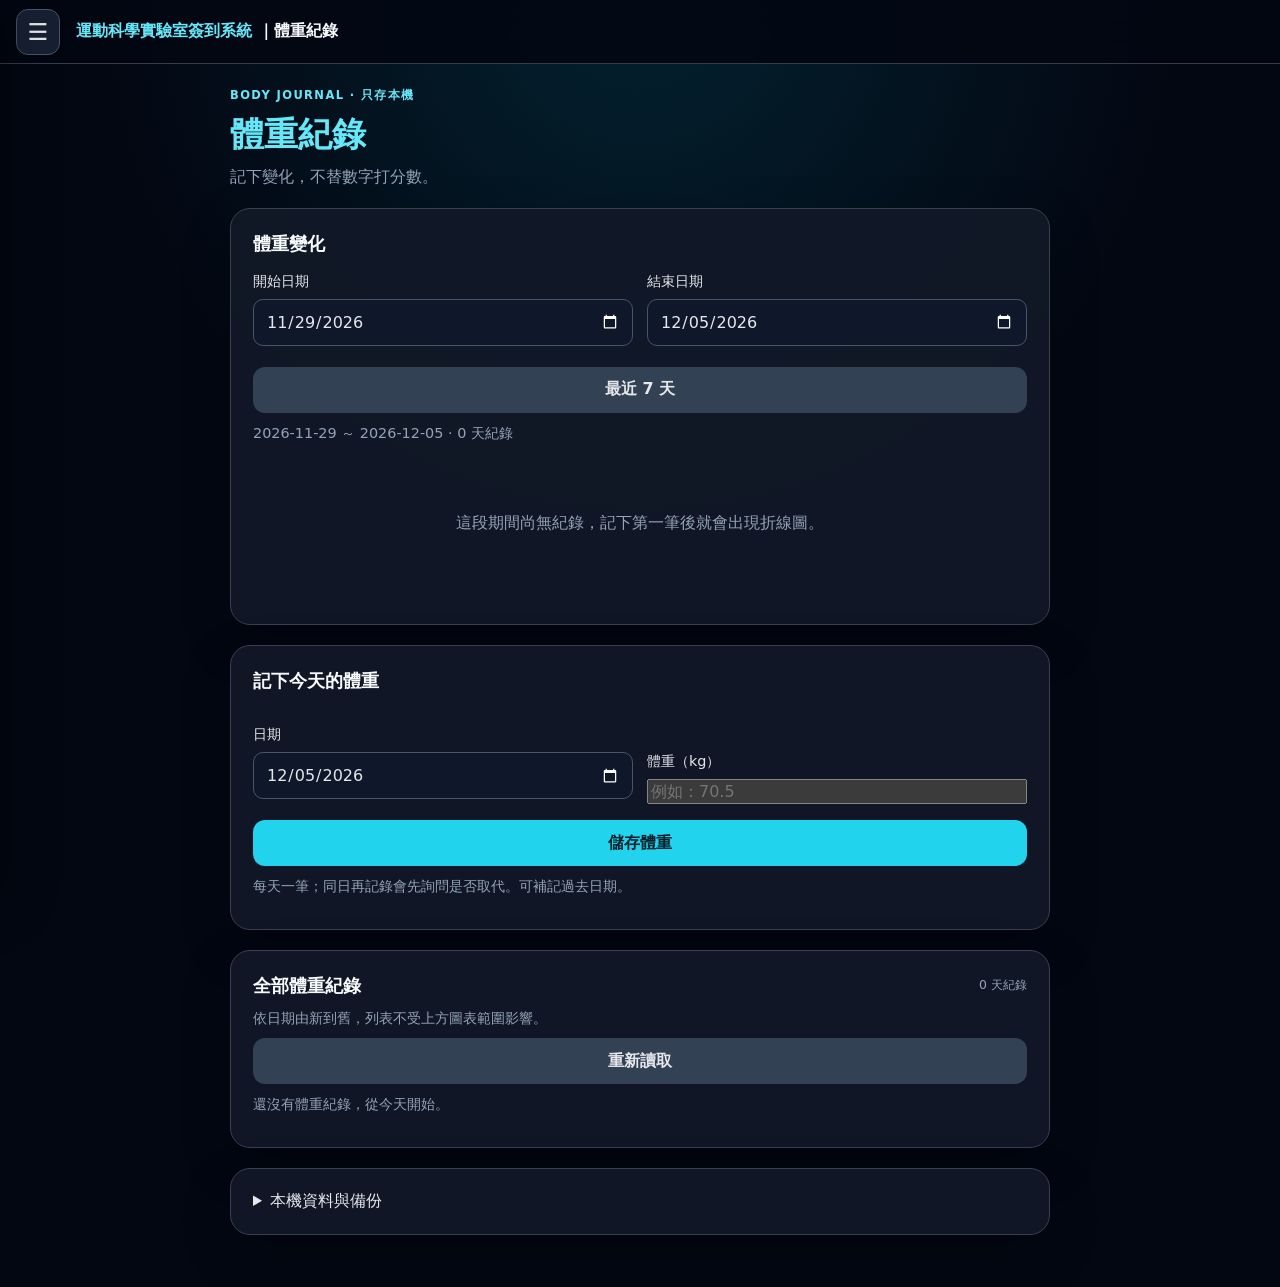
<file: bodyweight.html>
<!DOCTYPE html>
<html lang="zh-Hant"
  ><head
    ><meta charset="UTF-8" /><meta
      name="viewport"
      content="width=device-width, initial-scale=1.0"
    /><title>體重紀錄｜運動科學實驗室簽到系統</title
    ><link rel="stylesheet" href="./assets/styles.css" /><script
      type="module"
      src="./assets/pages/bodyweight.js"
    ></script> </head
  ><body data-page="bodyweight" data-title="體重紀錄"
    ><main class="page-container fitness-page"
      ><div class="page-heading"
        ><span class="training-eyebrow">BODY JOURNAL · 只存本機</span><h1>體重紀錄</h1
        ><p>記下變化，不替數字打分數。</p></div
      ><div id="message" class="message hidden" role="status" aria-live="polite"></div><!-- 建立或續接 #message 介面控制項，供樣式與 JavaScript 定位 -->
      <section class="card"
        ><h2>體重變化</h2
        ><div class="fitness-controls"
          ><label>開始日期<input id="weight-start" type="date" required /></label
          ><label>結束日期<input id="weight-end" type="date" required /></label></div
        ><button id="weight-seven" type="button" class="secondary-button">最近 7 天</button
        ><p id="weight-range-count" class="hint"></p><div id="weight-chart"></div
      ></section><!-- 提供前一 HTML 元素的文字內容或續接其標籤屬性 -->
      <section class="card"
        ><h2>記下今天的體重</h2
        ><form id="weight-form"
          ><fieldset id="weight-fields" disabled
            ><div class="fitness-controls"
              ><label>日期<input id="weight-date" type="date" required /></label
              ><label
                >體重（kg）<input
                  id="weight-kg"
                  type="number"
                  min="0.01"
                  max="1000"
                  step="0.01"
                  inputmode="decimal"
                  placeholder="例如：70.5"
                  required /></label></div
            ><div class="training-actions"
              ><button id="weight-save" class="primary-button" type="submit">儲存體重</button
              ><button id="weight-cancel" type="button" class="secondary-button hidden"
                >取消修改</button
              ></div
            ></fieldset
          ></form
        ><p class="hint">每天一筆；同日再記錄會先詢問是否取代。可補記過去日期。</p></section
      ><!-- 提供前一 HTML 元素的文字內容或續接其標籤屬性 -->
      <section class="card"
        ><div class="training-heading"
          ><h2>全部體重紀錄</h2><span id="weight-count" class="training-tag">讀取中</span></div
        ><p class="hint">依日期由新到舊，列表不受上方圖表範圍影響。</p
        ><button id="weight-refresh" data-weight-action type="button" class="secondary-button"
          >重新讀取</button
        ><div id="weight-list"></div
        ><button id="weight-more" data-weight-action type="button" class="secondary-button hidden"
          >顯示更多</button
        ></section
      ><!-- 提供前一 HTML 元素的文字內容或續接其標籤屬性 -->
      <details class="card"
        ><summary>本機資料與備份</summary
        ><p
          >和訓練紀錄一樣，體重只存在此裝置與瀏覽器，不隨帳號同步；同瀏覽器切換帳號仍可見。清除網站資料前請先備份。</p
        ><div class="training-actions"
          ><button id="weight-export" data-weight-action type="button" class="primary-button"
            >下載體重備份</button
          ><button id="weight-import" data-weight-action type="button" class="secondary-button"
            >匯入體重備份</button
          ></div
        ><input id="weight-file" type="file" accept=".json,application/json" hidden /><p
          class="hint"
          >同日期保留手機現有資料；最多 20 MB、10,000 筆。訓練與集章使用各自頁面的備份。</p
        ></details
      ></main
    ></body
  ></html
><!-- 提供前一 HTML 元素的文字內容或續接其標籤屬性 -->
</file>
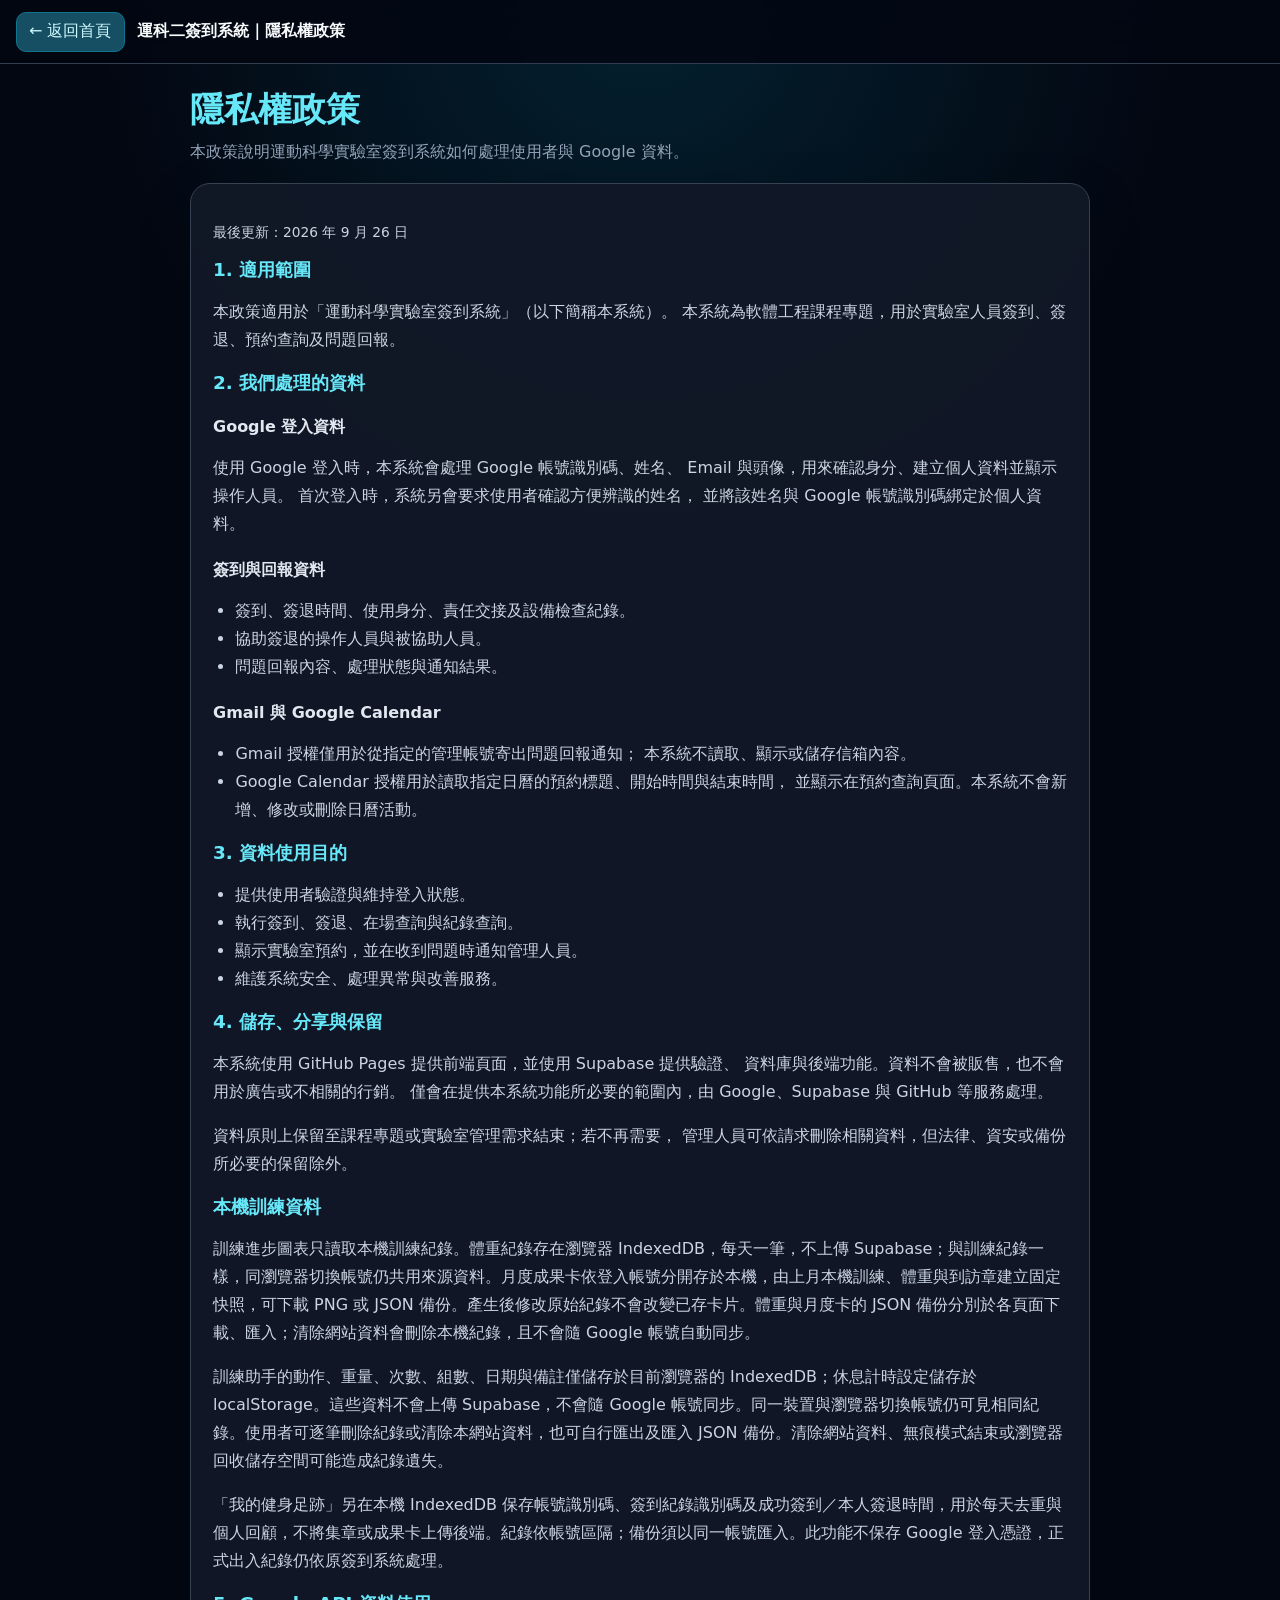
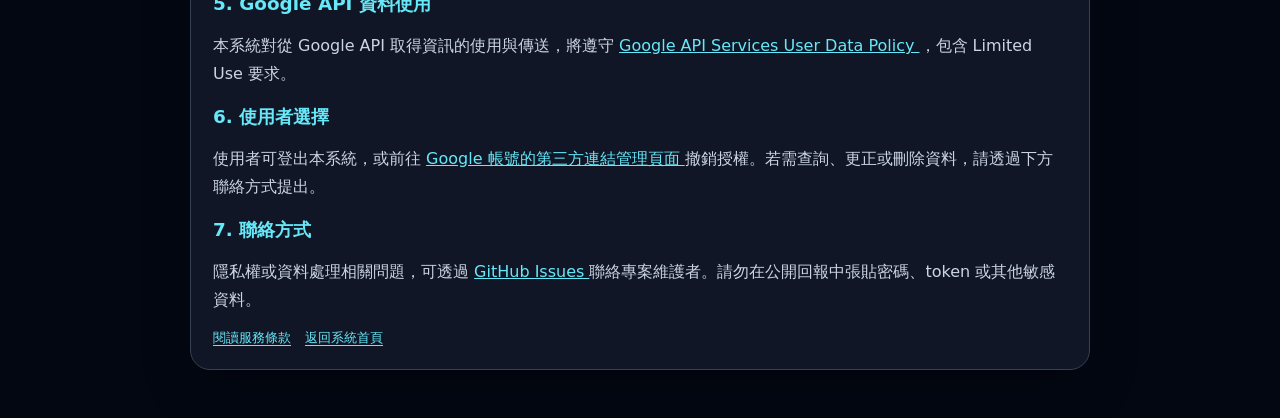
<file: privacy.html>
<!DOCTYPE html>
<html lang="zh-Hant"><!-- 開始 HTML 文件並指定語系 -->
  <head><!-- 開始文件標題、樣式與模組設定 -->
    <meta charset="UTF-8" /><!-- 指定文件字元編碼，正確顯示中文 -->
    <meta name="viewport" content="width=device-width, initial-scale=1.0" /><!-- 設定裝置寬度與初始縮放，讓手機使用響應式版面 -->
    <meta name="description" content="運動科學實驗室簽到系統隱私權政策" /><!-- 建立 meta HTML 元素 -->
    <title>隱私權政策｜運動科學實驗室簽到系統</title><!-- 設定瀏覽器分頁標題 -->
    <link rel="stylesheet" href="./assets/styles.css" /><!-- 載入 ./assets/styles.css 樣式或外部資源 -->
  </head><!-- 結束 head 容器或文字區塊 -->
  <body><!-- 開始可見頁面並提供頁面識別資訊 -->
    <header class="topbar legal-topbar"><!-- 建立 header HTML 元素 -->
      <a class="legal-back-link" href="./index.html">← 返回首頁</a><!-- 建立 a HTML 元素 -->
      <div class="topbar-title">運科二簽到系統｜隱私權政策</div><!-- 建立版面容器 -->
    </header><!-- 結束 header 容器或文字區塊 -->

    <main class="page-container legal-content"><!-- 開始頁面主要內容 -->
      <div class="page-heading"><!-- 建立版面容器 -->
        <h1>隱私權政策</h1><!-- 顯示頁面主標題 -->
        <p>本政策說明運動科學實驗室簽到系統如何處理使用者與 Google 資料。</p><!-- 顯示操作說明或提示 -->
      </div><!-- 結束 div 容器或文字區塊 -->

      <article class="card legal-section"><!-- 建立 article HTML 元素 -->
        <p class="legal-updated">最後更新：2026 年 9 月 26 日</p><!-- 顯示操作說明或提示 -->

        <h2>1. 適用範圍</h2><!-- 顯示功能區標題 -->
        <p><!-- 顯示操作說明或提示 -->
          本政策適用於「運動科學實驗室簽到系統」（以下簡稱本系統）。
          本系統為軟體工程課程專題，用於實驗室人員簽到、簽退、預約查詢及問題回報。
        </p><!-- 結束 p 容器或文字區塊 -->

        <h2>2. 我們處理的資料</h2><!-- 顯示功能區標題 -->
        <h3>Google 登入資料</h3><!-- 建立 h3 HTML 元素 -->
        <p><!-- 顯示操作說明或提示 -->
          使用 Google 登入時，本系統會處理 Google 帳號識別碼、姓名、 Email
          與頭像，用來確認身分、建立個人資料並顯示操作人員。
          首次登入時，系統另會要求使用者確認方便辨識的姓名， 並將該姓名與 Google
          帳號識別碼綁定於個人資料。
        </p><!-- 結束 p 容器或文字區塊 -->

        <h3>簽到與回報資料</h3><!-- 建立 h3 HTML 元素 -->
        <ul><!-- 建立 ul HTML 元素 -->
          <li>簽到、簽退時間、使用身分、責任交接及設備檢查紀錄。</li><!-- 建立 li HTML 元素 -->
          <li>協助簽退的操作人員與被協助人員。</li><!-- 建立 li HTML 元素 -->
          <li>問題回報內容、處理狀態與通知結果。</li><!-- 建立 li HTML 元素 -->
        </ul><!-- 結束 ul 容器或文字區塊 -->

        <h3>Gmail 與 Google Calendar</h3><!-- 建立 h3 HTML 元素 -->
        <ul><!-- 建立 ul HTML 元素 -->
          <li><!-- 建立 li HTML 元素 -->
            Gmail 授權僅用於從指定的管理帳號寄出問題回報通知； 本系統不讀取、顯示或儲存信箱內容。
          </li><!-- 結束 li 容器或文字區塊 -->
          <li><!-- 建立 li HTML 元素 -->
            Google Calendar 授權用於讀取指定日曆的預約標題、開始時間與結束時間，
            並顯示在預約查詢頁面。本系統不會新增、修改或刪除日曆活動。
          </li><!-- 結束 li 容器或文字區塊 -->
        </ul><!-- 結束 ul 容器或文字區塊 -->

        <h2>3. 資料使用目的</h2><!-- 顯示功能區標題 -->
        <ul><!-- 建立 ul HTML 元素 -->
          <li>提供使用者驗證與維持登入狀態。</li><!-- 建立 li HTML 元素 -->
          <li>執行簽到、簽退、在場查詢與紀錄查詢。</li><!-- 建立 li HTML 元素 -->
          <li>顯示實驗室預約，並在收到問題時通知管理人員。</li><!-- 建立 li HTML 元素 -->
          <li>維護系統安全、處理異常與改善服務。</li><!-- 建立 li HTML 元素 -->
        </ul><!-- 結束 ul 容器或文字區塊 -->

        <h2>4. 儲存、分享與保留</h2><!-- 顯示功能區標題 -->
        <p><!-- 顯示操作說明或提示 -->
          本系統使用 GitHub Pages 提供前端頁面，並使用 Supabase 提供驗證、
          資料庫與後端功能。資料不會被販售，也不會用於廣告或不相關的行銷。
          僅會在提供本系統功能所必要的範圍內，由 Google、Supabase 與 GitHub 等服務處理。
        </p><!-- 結束 p 容器或文字區塊 -->
        <p><!-- 顯示操作說明或提示 -->
          資料原則上保留至課程專題或實驗室管理需求結束；若不再需要，
          管理人員可依請求刪除相關資料，但法律、資安或備份所必要的保留除外。
        </p><!-- 結束 p 容器或文字區塊 -->

        <h2>本機訓練資料</h2><!-- 顯示功能區標題 -->
        <p
          >訓練進步圖表只讀取本機訓練紀錄。體重紀錄存在瀏覽器 IndexedDB，每天一筆，不上傳
          Supabase；與訓練紀錄一樣，同瀏覽器切換帳號仍共用來源資料。月度成果卡依登入帳號分開存於本機，由上月本機訓練、體重與到訪章建立固定快照，可下載
          PNG 或 JSON 備份。產生後修改原始紀錄不會改變已存卡片。體重與月度卡的 JSON
          備份分別於各頁面下載、匯入；清除網站資料會刪除本機紀錄，且不會隨 Google 帳號自動同步。</p
        ><!-- 提供前一 HTML 元素的文字內容或續接其標籤屬性 -->
        <p
          >訓練助手的動作、重量、次數、組數、日期與備註僅儲存於目前瀏覽器的
          IndexedDB；休息計時設定儲存於 localStorage。這些資料不會上傳 Supabase，不會隨 Google
          帳號同步。同一裝置與瀏覽器切換帳號仍可見相同紀錄。使用者可逐筆刪除紀錄或清除本網站資料，也可自行匯出及匯入
          JSON 備份。清除網站資料、無痕模式結束或瀏覽器回收儲存空間可能造成紀錄遺失。</p
        ><!-- 提供前一 HTML 元素的文字內容或續接其標籤屬性 -->
        <p
          >「我的健身足跡」另在本機 IndexedDB
          保存帳號識別碼、簽到紀錄識別碼及成功簽到／本人簽退時間，用於每天去重與個人回顧，不將集章或成果卡上傳後端。紀錄依帳號區隔；備份須以同一帳號匯入。此功能不保存
          Google 登入憑證，正式出入紀錄仍依原簽到系統處理。</p
        ><!-- 提供前一 HTML 元素的文字內容或續接其標籤屬性 -->
        <h2>5. Google API 資料使用</h2><!-- 顯示功能區標題 -->
        <p><!-- 顯示操作說明或提示 -->
          本系統對從 Google API 取得資訊的使用與傳送，將遵守
          <a
            href="https://developers.google.com/terms/api-services-user-data-policy"
            target="_blank"
            rel="noopener noreferrer"
          ><!-- 提供前一 HTML 元素的文字內容或續接其標籤屬性 -->
            Google API Services User Data Policy
          </a><!-- 結束 a 容器或文字區塊 -->
          ，包含 Limited Use 要求。
        </p><!-- 結束 p 容器或文字區塊 -->

        <h2>6. 使用者選擇</h2><!-- 顯示功能區標題 -->
        <p><!-- 顯示操作說明或提示 -->
          使用者可登出本系統，或前往
          <a
            href="https://myaccount.google.com/connections"
            target="_blank"
            rel="noopener noreferrer"
          ><!-- 提供前一 HTML 元素的文字內容或續接其標籤屬性 -->
            Google 帳號的第三方連結管理頁面
          </a><!-- 結束 a 容器或文字區塊 -->
          撤銷授權。若需查詢、更正或刪除資料，請透過下方聯絡方式提出。
        </p><!-- 結束 p 容器或文字區塊 -->

        <h2>7. 聯絡方式</h2><!-- 顯示功能區標題 -->
        <p><!-- 顯示操作說明或提示 -->
          隱私權或資料處理相關問題，可透過
          <a
            href="https://github.com/Death-Momoi/gym-checkin-webapp/issues"
            target="_blank"
            rel="noopener noreferrer"
          ><!-- 提供前一 HTML 元素的文字內容或續接其標籤屬性 -->
            GitHub Issues
          </a><!-- 結束 a 容器或文字區塊 -->
          聯絡專案維護者。請勿在公開回報中張貼密碼、token 或其他敏感資料。
        </p><!-- 結束 p 容器或文字區塊 -->

        <div class="legal-links"><!-- 建立版面容器 -->
          <a href="./terms.html">閱讀服務條款</a><!-- 建立 a HTML 元素 -->
          <a href="./index.html">返回系統首頁</a><!-- 建立 a HTML 元素 -->
        </div><!-- 結束 div 容器或文字區塊 -->
      </article><!-- 結束 article 容器或文字區塊 -->
    </main><!-- 結束 main 容器或文字區塊 -->
  </body><!-- 結束 body 容器或文字區塊 -->
</html><!-- 結束 html 容器或文字區塊 -->
</file>
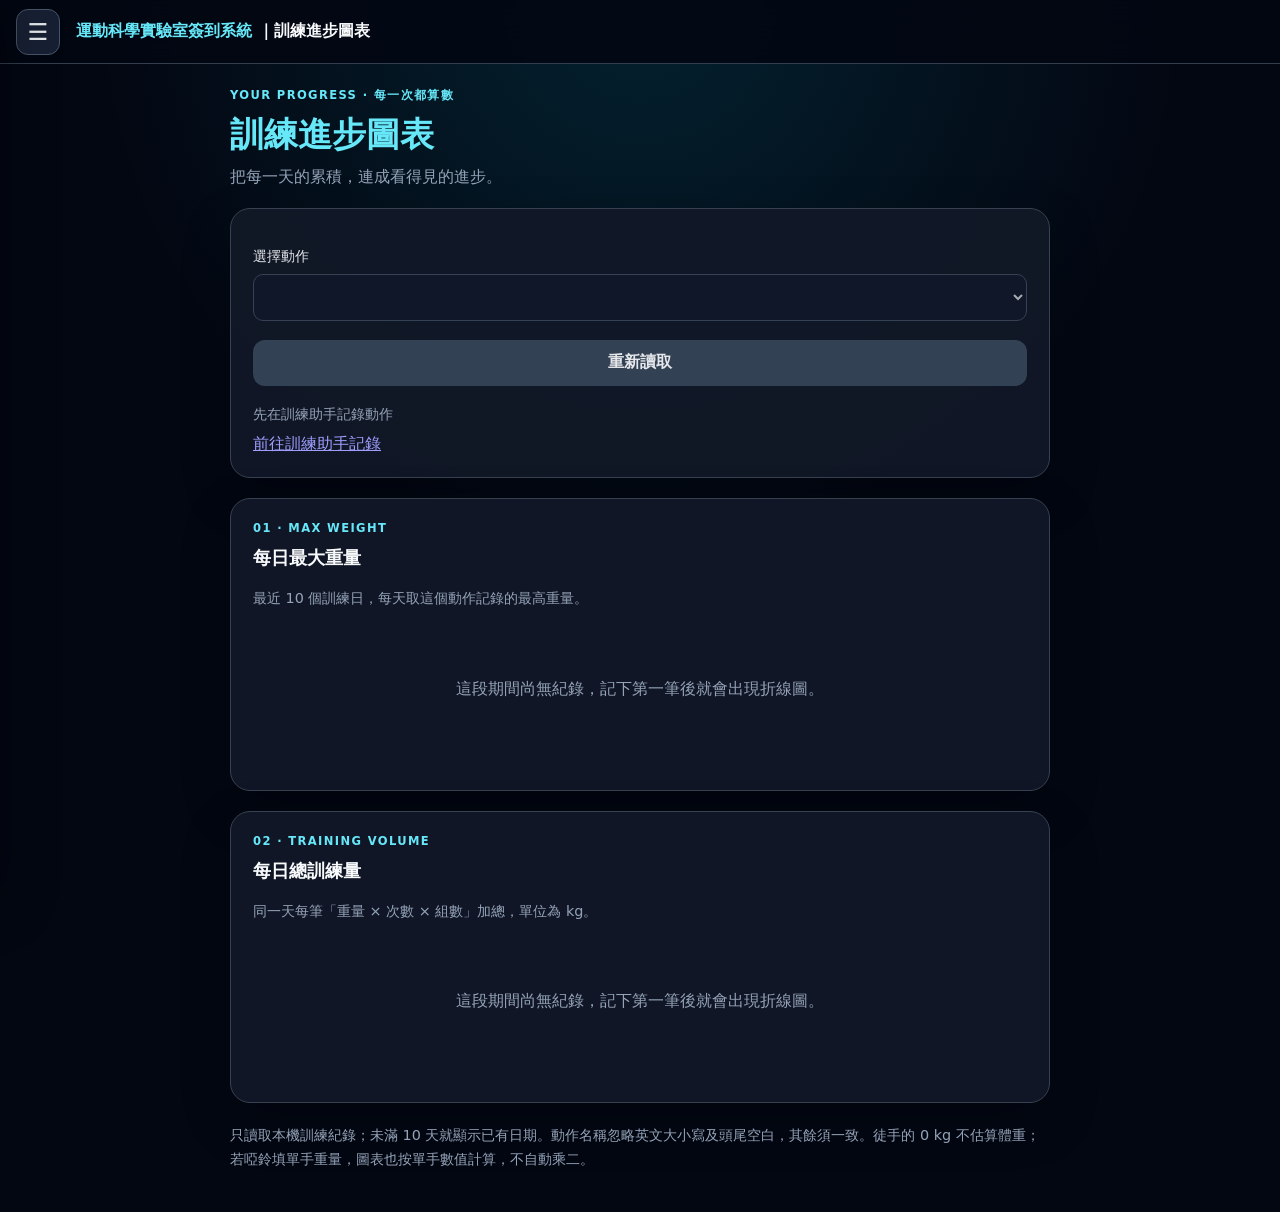
<file: progress.html>
<!DOCTYPE html>
<html lang="zh-Hant"
  ><head
    ><meta charset="UTF-8" /><meta
      name="viewport"
      content="width=device-width, initial-scale=1.0"
    /><title>訓練進步圖表｜運動科學實驗室簽到系統</title
    ><link rel="stylesheet" href="./assets/styles.css" /><script
      type="module"
      src="./assets/pages/progress.js"
    ></script> </head
  ><body data-page="progress" data-title="訓練進步圖表"
    ><main class="page-container fitness-page"
      ><div class="page-heading"
        ><span class="training-eyebrow">YOUR PROGRESS · 每一次都算數</span><h1>訓練進步圖表</h1
        ><p>把每一天的累積，連成看得見的進步。</p></div
      ><div id="message" class="message hidden" role="status" aria-live="polite"></div><!-- 建立或續接 #message 介面控制項，供樣式與 JavaScript 定位 -->
      <section class="card"
        ><div class="fitness-controls"
          ><label>選擇動作<select id="progress-exercise" disabled></select></label
          ><button id="progress-refresh" type="button" class="secondary-button"
            >重新讀取</button
          ></div
        ><p id="progress-count" class="hint">讀取中……</p
        ><a href="./training.html">前往訓練助手記錄</a></section
      ><!-- 提供前一 HTML 元素的文字內容或續接其標籤屬性 -->
      <section class="card"
        ><span class="training-eyebrow">01 · MAX WEIGHT</span><h2>每日最大重量</h2
        ><p class="hint">最近 10 個訓練日，每天取這個動作記錄的最高重量。</p
        ><div id="max-chart"></div
      ></section><!-- 提供前一 HTML 元素的文字內容或續接其標籤屬性 -->
      <section class="card"
        ><span class="training-eyebrow">02 · TRAINING VOLUME</span><h2>每日總訓練量</h2
        ><p class="hint">同一天每筆「重量 × 次數 × 組數」加總，單位為 kg。</p
        ><div id="volume-chart"></div
      ></section><!-- 提供前一 HTML 元素的文字內容或續接其標籤屬性 -->
      <p class="hint"
        >只讀取本機訓練紀錄；未滿 10
        天就顯示已有日期。動作名稱忽略英文大小寫及頭尾空白，其餘須一致。徒手的 0 kg
        不估算體重；若啞鈴填單手重量，圖表也按單手數值計算，不自動乘二。</p
      ></main
    ></body
  ></html
><!-- 提供前一 HTML 元素的文字內容或續接其標籤屬性 -->
</file>
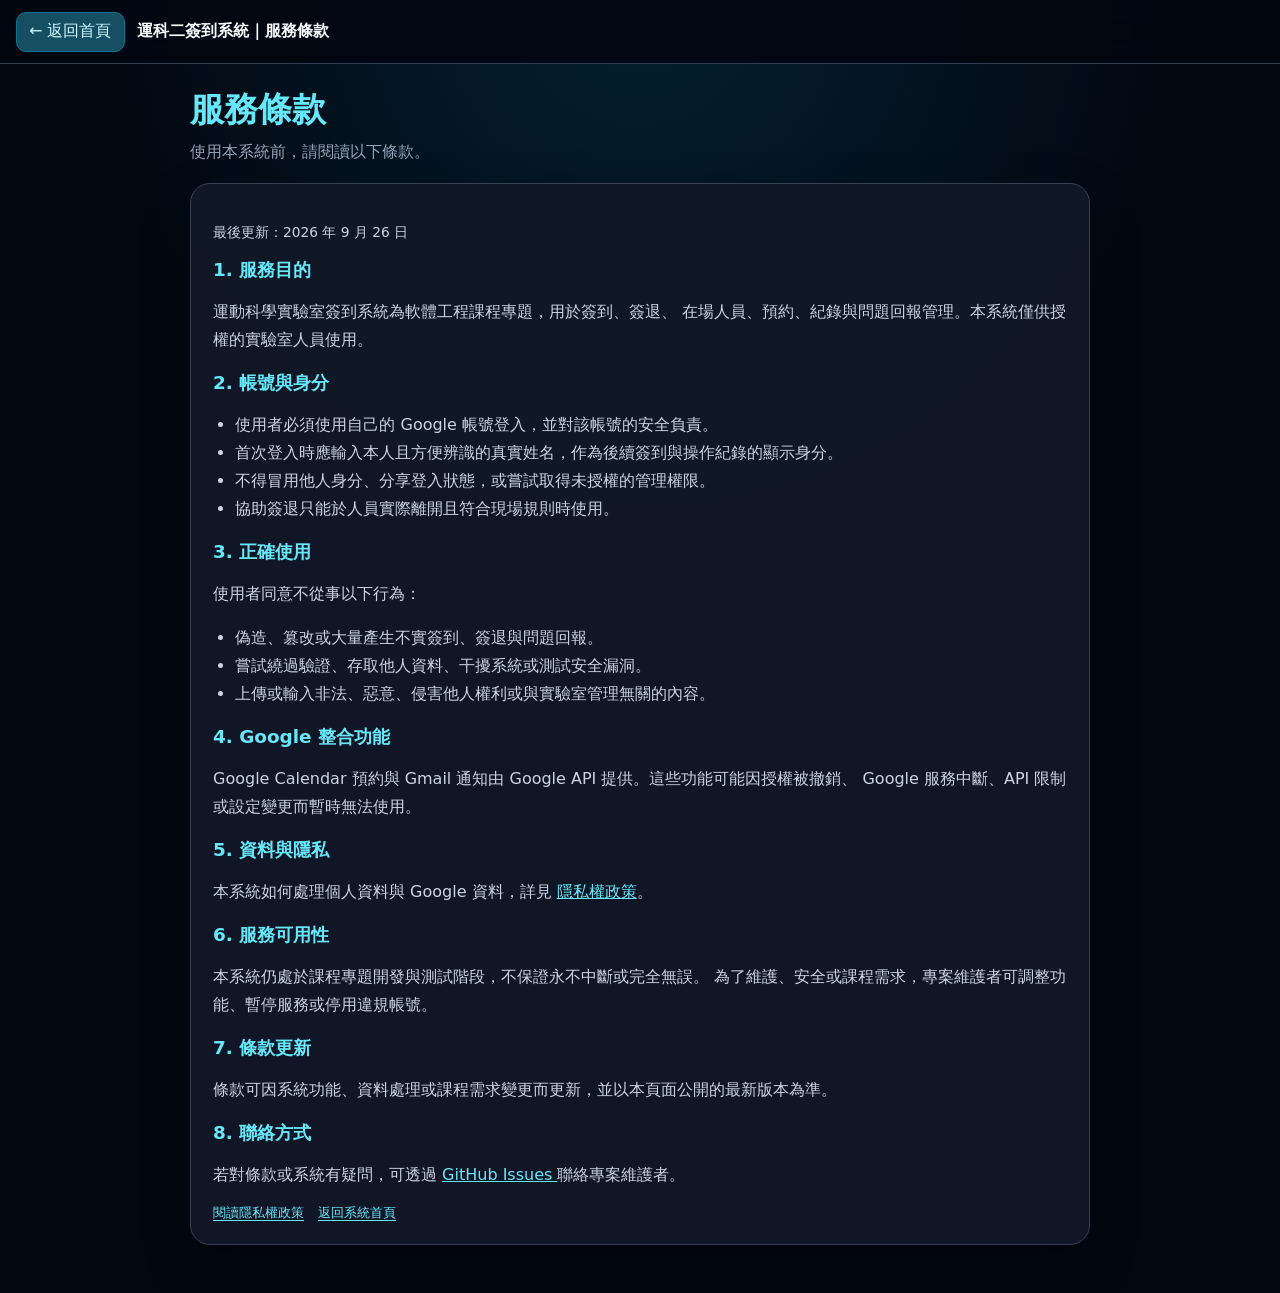
<file: terms.html>
<!DOCTYPE html>
<html lang="zh-Hant"><!-- 開始 HTML 文件並指定語系 -->
  <head><!-- 開始文件標題、樣式與模組設定 -->
    <meta charset="UTF-8" /><!-- 指定文件字元編碼，正確顯示中文 -->
    <meta name="viewport" content="width=device-width, initial-scale=1.0" /><!-- 設定裝置寬度與初始縮放，讓手機使用響應式版面 -->
    <meta name="description" content="運動科學實驗室簽到系統服務條款" /><!-- 建立 meta HTML 元素 -->
    <title>服務條款｜運動科學實驗室簽到系統</title><!-- 設定瀏覽器分頁標題 -->
    <link rel="stylesheet" href="./assets/styles.css" /><!-- 載入 ./assets/styles.css 樣式或外部資源 -->
  </head><!-- 結束 head 容器或文字區塊 -->
  <body><!-- 開始可見頁面並提供頁面識別資訊 -->
    <header class="topbar legal-topbar"><!-- 建立 header HTML 元素 -->
      <a class="legal-back-link" href="./index.html">← 返回首頁</a><!-- 建立 a HTML 元素 -->
      <div class="topbar-title">運科二簽到系統｜服務條款</div><!-- 建立版面容器 -->
    </header><!-- 結束 header 容器或文字區塊 -->

    <main class="page-container legal-content"><!-- 開始頁面主要內容 -->
      <div class="page-heading"><!-- 建立版面容器 -->
        <h1>服務條款</h1><!-- 顯示頁面主標題 -->
        <p>使用本系統前，請閱讀以下條款。</p><!-- 顯示操作說明或提示 -->
      </div><!-- 結束 div 容器或文字區塊 -->

      <article class="card legal-section"><!-- 建立 article HTML 元素 -->
        <p class="legal-updated">最後更新：2026 年 9 月 26 日</p><!-- 顯示操作說明或提示 -->

        <h2>1. 服務目的</h2><!-- 顯示功能區標題 -->
        <p><!-- 顯示操作說明或提示 -->
          運動科學實驗室簽到系統為軟體工程課程專題，用於簽到、簽退、
          在場人員、預約、紀錄與問題回報管理。本系統僅供授權的實驗室人員使用。
        </p><!-- 結束 p 容器或文字區塊 -->

        <h2>2. 帳號與身分</h2><!-- 顯示功能區標題 -->
        <ul><!-- 建立 ul HTML 元素 -->
          <li>使用者必須使用自己的 Google 帳號登入，並對該帳號的安全負責。</li><!-- 建立 li HTML 元素 -->
          <li>首次登入時應輸入本人且方便辨識的真實姓名，作為後續簽到與操作紀錄的顯示身分。</li><!-- 建立 li HTML 元素 -->
          <li>不得冒用他人身分、分享登入狀態，或嘗試取得未授權的管理權限。</li><!-- 建立 li HTML 元素 -->
          <li>協助簽退只能於人員實際離開且符合現場規則時使用。</li><!-- 建立 li HTML 元素 -->
        </ul><!-- 結束 ul 容器或文字區塊 -->

        <h2>3. 正確使用</h2><!-- 顯示功能區標題 -->
        <p>使用者同意不從事以下行為：</p><!-- 顯示操作說明或提示 -->
        <ul><!-- 建立 ul HTML 元素 -->
          <li>偽造、篡改或大量產生不實簽到、簽退與問題回報。</li><!-- 建立 li HTML 元素 -->
          <li>嘗試繞過驗證、存取他人資料、干擾系統或測試安全漏洞。</li><!-- 建立 li HTML 元素 -->
          <li>上傳或輸入非法、惡意、侵害他人權利或與實驗室管理無關的內容。</li><!-- 建立 li HTML 元素 -->
        </ul><!-- 結束 ul 容器或文字區塊 -->

        <h2>4. Google 整合功能</h2><!-- 顯示功能區標題 -->
        <p><!-- 顯示操作說明或提示 -->
          Google Calendar 預約與 Gmail 通知由 Google API 提供。這些功能可能因授權被撤銷、 Google
          服務中斷、API 限制或設定變更而暫時無法使用。
        </p><!-- 結束 p 容器或文字區塊 -->

        <h2>5. 資料與隱私</h2><!-- 顯示功能區標題 -->
        <p><!-- 顯示操作說明或提示 -->
          本系統如何處理個人資料與 Google 資料，詳見
          <a href="./privacy.html">隱私權政策</a>。
        </p><!-- 結束 p 容器或文字區塊 -->

        <h2>6. 服務可用性</h2><!-- 顯示功能區標題 -->
        <p><!-- 顯示操作說明或提示 -->
          本系統仍處於課程專題開發與測試階段，不保證永不中斷或完全無誤。
          為了維護、安全或課程需求，專案維護者可調整功能、暫停服務或停用違規帳號。
        </p><!-- 結束 p 容器或文字區塊 -->

        <h2>7. 條款更新</h2><!-- 顯示功能區標題 -->
        <p> 條款可因系統功能、資料處理或課程需求變更而更新，並以本頁面公開的最新版本為準。 </p><!-- 顯示操作說明或提示 -->

        <h2>8. 聯絡方式</h2><!-- 顯示功能區標題 -->
        <p><!-- 顯示操作說明或提示 -->
          若對條款或系統有疑問，可透過
          <a
            href="https://github.com/Death-Momoi/gym-checkin-webapp/issues"
            target="_blank"
            rel="noopener noreferrer"
          ><!-- 提供前一 HTML 元素的文字內容或續接其標籤屬性 -->
            GitHub Issues
          </a><!-- 結束 a 容器或文字區塊 -->
          聯絡專案維護者。
        </p><!-- 結束 p 容器或文字區塊 -->

        <div class="legal-links"><!-- 建立版面容器 -->
          <a href="./privacy.html">閱讀隱私權政策</a><!-- 建立 a HTML 元素 -->
          <a href="./index.html">返回系統首頁</a><!-- 建立 a HTML 元素 -->
        </div><!-- 結束 div 容器或文字區塊 -->
      </article><!-- 結束 article 容器或文字區塊 -->
    </main><!-- 結束 main 容器或文字區塊 -->
  </body><!-- 結束 body 容器或文字區塊 -->
</html><!-- 結束 html 容器或文字區塊 -->
</file>
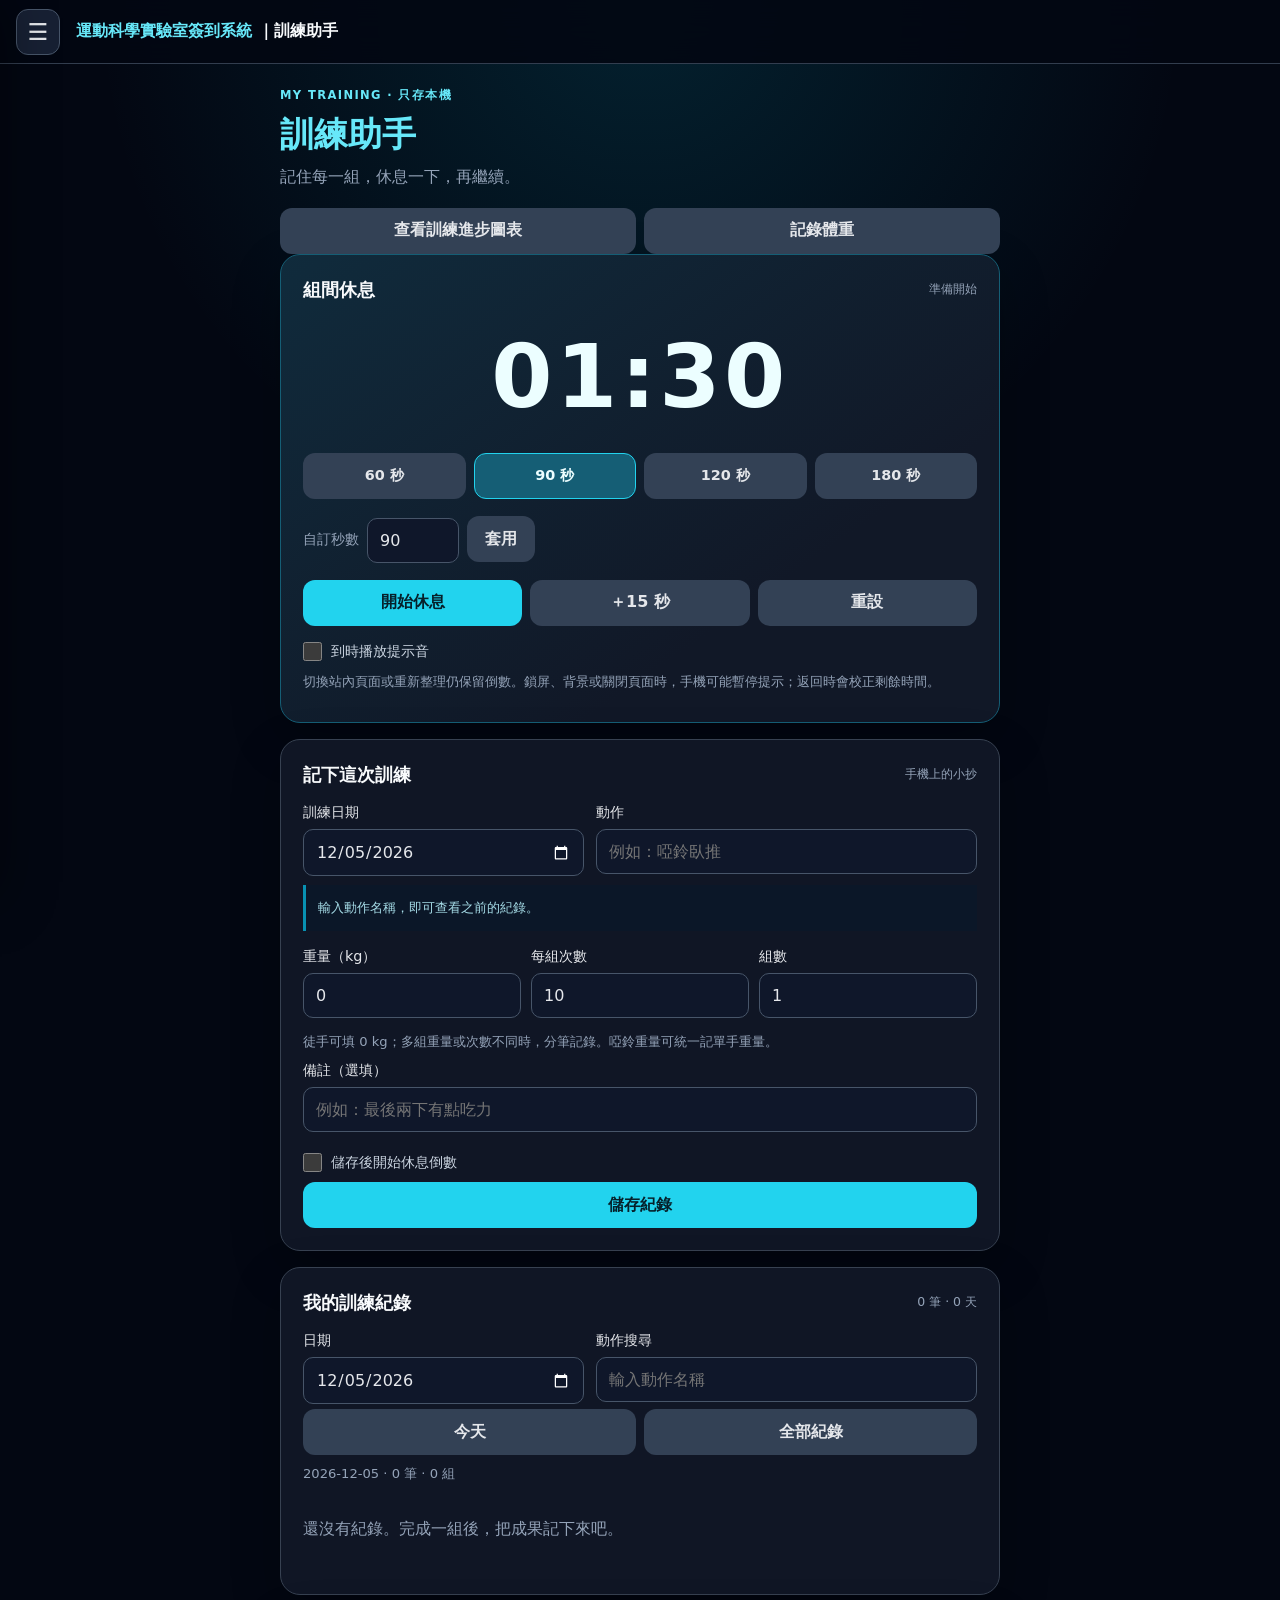
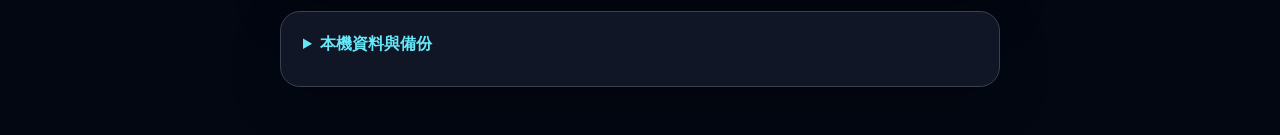
<file: training.html>
<!DOCTYPE html>
<html lang="zh-Hant"><!-- 開始 HTML 文件並指定語系 -->
  <head><!-- 開始文件標題、樣式與模組設定 -->
    <meta charset="UTF-8" /><!-- 指定文件字元編碼，正確顯示中文 -->
    <meta name="viewport" content="width=device-width, initial-scale=1.0" /><!-- 設定裝置寬度與初始縮放，讓手機使用響應式版面 -->
    <title>訓練助手｜運動科學實驗室簽到系統</title><!-- 設定瀏覽器分頁標題 -->
    <link rel="stylesheet" href="./assets/styles.css" /><!-- 載入 ./assets/styles.css 樣式或外部資源 -->
    <script type="module" src="./assets/pages/training.js"></script><!-- 載入 ./assets/pages/training.js 頁面程式；module 會使用 ES 模組相依關係 -->
  </head><!-- 結束 head 容器或文字區塊 -->
  <body data-page="training" data-title="訓練助手"><!-- 開始可見頁面並提供頁面識別資訊 -->
    <main class="page-container training-page"><!-- 開始頁面主要內容 -->
      <div class="page-heading"
        ><span class="training-eyebrow">MY TRAINING · 只存本機</span><h1>訓練助手</h1
        ><p>記住每一組，休息一下，再繼續。</p></div
      ><!-- 提供前一 HTML 元素的文字內容或續接其標籤屬性 -->
      <div class="training-actions"
        ><a class="secondary-button button-link" data-stage-pending="./progress.html" aria-disabled="true" title="此模組尚未合併">查看訓練進步圖表</a
        ><a class="secondary-button button-link" data-stage-pending="./bodyweight.html" aria-disabled="true" title="此模組尚未合併">記錄體重</a></div
      ><!-- 提供前一 HTML 元素的文字內容或續接其標籤屬性 -->
      <div id="message" class="message hidden" role="status" aria-live="polite"></div><!-- 建立或續接 #message 介面控制項，供樣式與 JavaScript 定位 -->
      <section class="card rest-card" aria-labelledby="rest-title"><!-- 建立功能內容區 -->
        <div class="training-heading"
          ><h2 id="rest-title">組間休息</h2
          ><span id="rest-status" class="training-tag" role="status">準備開始</span></div
        ><!-- 提供前一 HTML 元素的文字內容或續接其標籤屬性 -->
        <div id="rest-clock" class="rest-clock" role="timer" aria-label="剩餘休息時間">01:30</div><!-- 建立或續接 #rest-clock 介面控制項，供樣式與 JavaScript 定位 -->
        <div class="rest-presets" aria-label="休息秒數"><!-- 建立版面容器 -->
          <button type="button" data-rest-seconds="60" class="secondary-button">60 秒</button><!-- 提供可點擊操作並設定按鈕語意 -->
          <button type="button" data-rest-seconds="90" class="secondary-button">90 秒</button><!-- 提供可點擊操作並設定按鈕語意 -->
          <button type="button" data-rest-seconds="120" class="secondary-button">120 秒</button><!-- 提供可點擊操作並設定按鈕語意 -->
          <button type="button" data-rest-seconds="180" class="secondary-button">180 秒</button><!-- 提供可點擊操作並設定按鈕語意 -->
        </div><!-- 結束 div 容器或文字區塊 -->
        <div class="training-row rest-custom"
          ><label for="rest-seconds">自訂秒數</label
          ><input
            id="rest-seconds"
            type="number"
            min="5"
            max="3600"
            step="1"
            value="90"
            inputmode="numeric"
          /><button id="rest-apply" type="button" class="secondary-button">套用</button></div
        ><!-- 提供前一 HTML 元素的文字內容或續接其標籤屬性 -->
        <div class="training-actions"
          ><button id="rest-start" type="button" class="primary-button">開始休息</button
          ><button id="rest-add" type="button" class="secondary-button">＋15 秒</button
          ><button id="rest-reset" type="button" class="secondary-button">重設</button></div
        ><!-- 提供前一 HTML 元素的文字內容或續接其標籤屬性 -->
        <label class="training-check"
          ><input id="rest-sound" type="checkbox" />到時播放提示音</label
        ><!-- 提供前一 HTML 元素的文字內容或續接其標籤屬性 -->
        <p id="rest-storage-error" class="hint" role="status"></p><!-- 建立或續接 #rest-storage-error 介面控制項，供樣式與 JavaScript 定位 -->
        <p class="hint"
          >切換站內頁面或重新整理仍保留倒數。鎖屏、背景或關閉頁面時，手機可能暫停提示；返回時會校正剩餘時間。</p
        ><!-- 提供前一 HTML 元素的文字內容或續接其標籤屬性 -->
      </section><!-- 結束 section 容器或文字區塊 -->
      <section class="card" aria-labelledby="record-title"><!-- 建立功能內容區 -->
        <div class="training-heading"
          ><h2 id="record-title">記下這次訓練</h2
          ><span class="training-tag">手機上的小抄</span></div
        ><!-- 提供前一 HTML 元素的文字內容或續接其標籤屬性 -->
        <form id="training-form"><!-- 建立或續接 #training-form 介面控制項，供樣式與 JavaScript 定位 -->
          <fieldset id="training-fields" disabled><!-- 建立或續接 #training-fields 介面控制項，供樣式與 JavaScript 定位 -->
            <div class="training-form-grid"><!-- 建立版面容器 -->
              <label>訓練日期<input id="training-date" type="date" required /></label><!-- 建立或續接 #training-date 介面控制項，供樣式與 JavaScript 定位 -->
              <label
                >動作<input
                  id="training-exercise"
                  list="exercise-options"
                  maxlength="60"
                  placeholder="例如：啞鈴臥推"
                  autocomplete="off"
                  required /><datalist id="exercise-options"></datalist
              ></label><!-- 提供前一 HTML 元素的文字內容或續接其標籤屬性 -->
            </div><!-- 結束 div 容器或文字區塊 -->
            <div id="last-training" class="last-training">輸入動作名稱，即可查看之前的紀錄。</div><!-- 建立或續接 #last-training 介面控制項，供樣式與 JavaScript 定位 -->
            <div class="training-numbers"><!-- 建立版面容器 -->
              <label
                >重量（kg）<input
                  id="training-weight"
                  type="number"
                  min="0"
                  max="2000"
                  step="0.01"
                  value="0"
                  inputmode="decimal"
                  required
              /></label><!-- 提供前一 HTML 元素的文字內容或續接其標籤屬性 -->
              <label
                >每組次數<input
                  id="training-reps"
                  type="number"
                  min="1"
                  max="999"
                  step="1"
                  value="10"
                  inputmode="numeric"
                  required
              /></label><!-- 提供前一 HTML 元素的文字內容或續接其標籤屬性 -->
              <label
                >組數<input
                  id="training-sets"
                  type="number"
                  min="1"
                  max="100"
                  step="1"
                  value="1"
                  inputmode="numeric"
                  required
              /></label><!-- 提供前一 HTML 元素的文字內容或續接其標籤屬性 -->
            </div><!-- 結束 div 容器或文字區塊 -->
            <p class="hint"
              >徒手可填 0 kg；多組重量或次數不同時，分筆記錄。啞鈴重量可統一記單手重量。</p
            ><!-- 提供前一 HTML 元素的文字內容或續接其標籤屬性 -->
            <label
              >備註（選填）<input
                id="training-note"
                maxlength="200"
                placeholder="例如：最後兩下有點吃力"
            /></label><!-- 提供前一 HTML 元素的文字內容或續接其標籤屬性 -->
            <label class="training-check"
              ><input id="save-and-rest" type="checkbox" />儲存後開始休息倒數</label
            ><!-- 提供前一 HTML 元素的文字內容或續接其標籤屬性 -->
            <div class="training-actions"
              ><button id="training-save" type="submit" class="primary-button">儲存紀錄</button
              ><button id="training-cancel" type="button" class="secondary-button hidden"
                >取消編輯</button
              ></div
            ><!-- 提供前一 HTML 元素的文字內容或續接其標籤屬性 -->
          </fieldset><!-- 結束 fieldset 容器或文字區塊 -->
        </form><!-- 結束 form 容器或文字區塊 -->
      </section><!-- 結束 section 容器或文字區塊 -->
      <section class="card" aria-labelledby="history-title"><!-- 建立功能內容區 -->
        <div class="training-heading"
          ><h2 id="history-title">我的訓練紀錄</h2
          ><span id="training-total" class="training-tag">讀取中</span></div
        ><!-- 提供前一 HTML 元素的文字內容或續接其標籤屬性 -->
        <div class="training-form-grid training-filters"
          ><label>日期<input id="history-date" type="date" /></label
          ><label
            >動作搜尋<input
              id="history-exercise"
              type="search"
              maxlength="60"
              placeholder="輸入動作名稱" /></label
        ></div><!-- 提供前一 HTML 元素的文字內容或續接其標籤屬性 -->
        <div class="training-row"
          ><button id="history-today" type="button" class="secondary-button">今天</button
          ><button id="history-all" type="button" class="secondary-button">全部紀錄</button></div
        ><!-- 提供前一 HTML 元素的文字內容或續接其標籤屬性 -->
        <p id="history-summary" class="hint" role="status"></p><!-- 建立或續接 #history-summary 介面控制項，供樣式與 JavaScript 定位 -->
        <div id="training-history" class="training-history"></div><!-- 建立或續接 #training-history 介面控制項，供樣式與 JavaScript 定位 -->
        <button id="history-more" type="button" class="secondary-button hidden">顯示更多</button><!-- 建立或續接 #history-more 介面控制項，供樣式與 JavaScript 定位 -->
      </section><!-- 結束 section 容器或文字區塊 -->
      <details class="card training-backup"
        ><summary>本機資料與備份</summary><!-- 建立 summary HTML 元素 -->
        <p
          >訓練紀錄與計時設定只存在目前裝置、目前瀏覽器，不會上傳到 Supabase，也不會隨 Google
          帳號同步。同一瀏覽器切換帳號仍會看到相同紀錄。</p
        ><!-- 提供前一 HTML 元素的文字內容或續接其標籤屬性 -->
        <p
          >清除網站資料、使用無痕模式或更換手機可能失去紀錄。請定期下載備份；在新手機開啟同一網站後匯入即可。備份包含訓練紀錄，不含帳號資料。</p
        ><!-- 提供前一 HTML 元素的文字內容或續接其標籤屬性 -->
        <div class="training-actions"
          ><button id="training-export" type="button" class="primary-button" disabled
            >下載紀錄備份</button
          ><button id="training-import" type="button" class="secondary-button" disabled
            >匯入紀錄備份</button
          ></div
        ><!-- 提供前一 HTML 元素的文字內容或續接其標籤屬性 -->
        <input id="training-import-file" type="file" accept=".json,application/json" hidden /><!-- 建立或續接 #training-import-file 介面控制項，供樣式與 JavaScript 定位 -->
        <p class="hint"
          >匯入會合併新紀錄；相同編號保留手機現有資料，不覆蓋。支援本系統 JSON 備份，最多 20
          MB、10,000 筆。</p
        ><!-- 提供前一 HTML 元素的文字內容或續接其標籤屬性 -->
        <button id="training-persist" type="button" class="secondary-button"
          >請求瀏覽器保留資料</button
        ><p id="persist-status" class="hint" role="status"
          >瀏覽器是否同意保留因裝置而異，仍建議定期備份。</p
        ><!-- 提供前一 HTML 元素的文字內容或續接其標籤屬性 -->
      </details><!-- 結束 details 容器或文字區塊 -->
    </main><!-- 結束 main 容器或文字區塊 -->
  </body><!-- 結束 body 容器或文字區塊 -->
</html><!-- 結束 html 容器或文字區塊 -->
</file>
<file: assets/styles.css>
@import url("./shared/ui/base.css"); /* 載入已存在的共用或模組樣式 */
@import url("./features/training/styles.css"); /* 載入已存在的共用或模組樣式 */
@import url("./features/footprints/styles.css"); /* 載入已存在的共用或模組樣式 */
@import url("./shared/ui/fitness.css"); /* 載入已存在的共用或模組樣式 */
</file>
